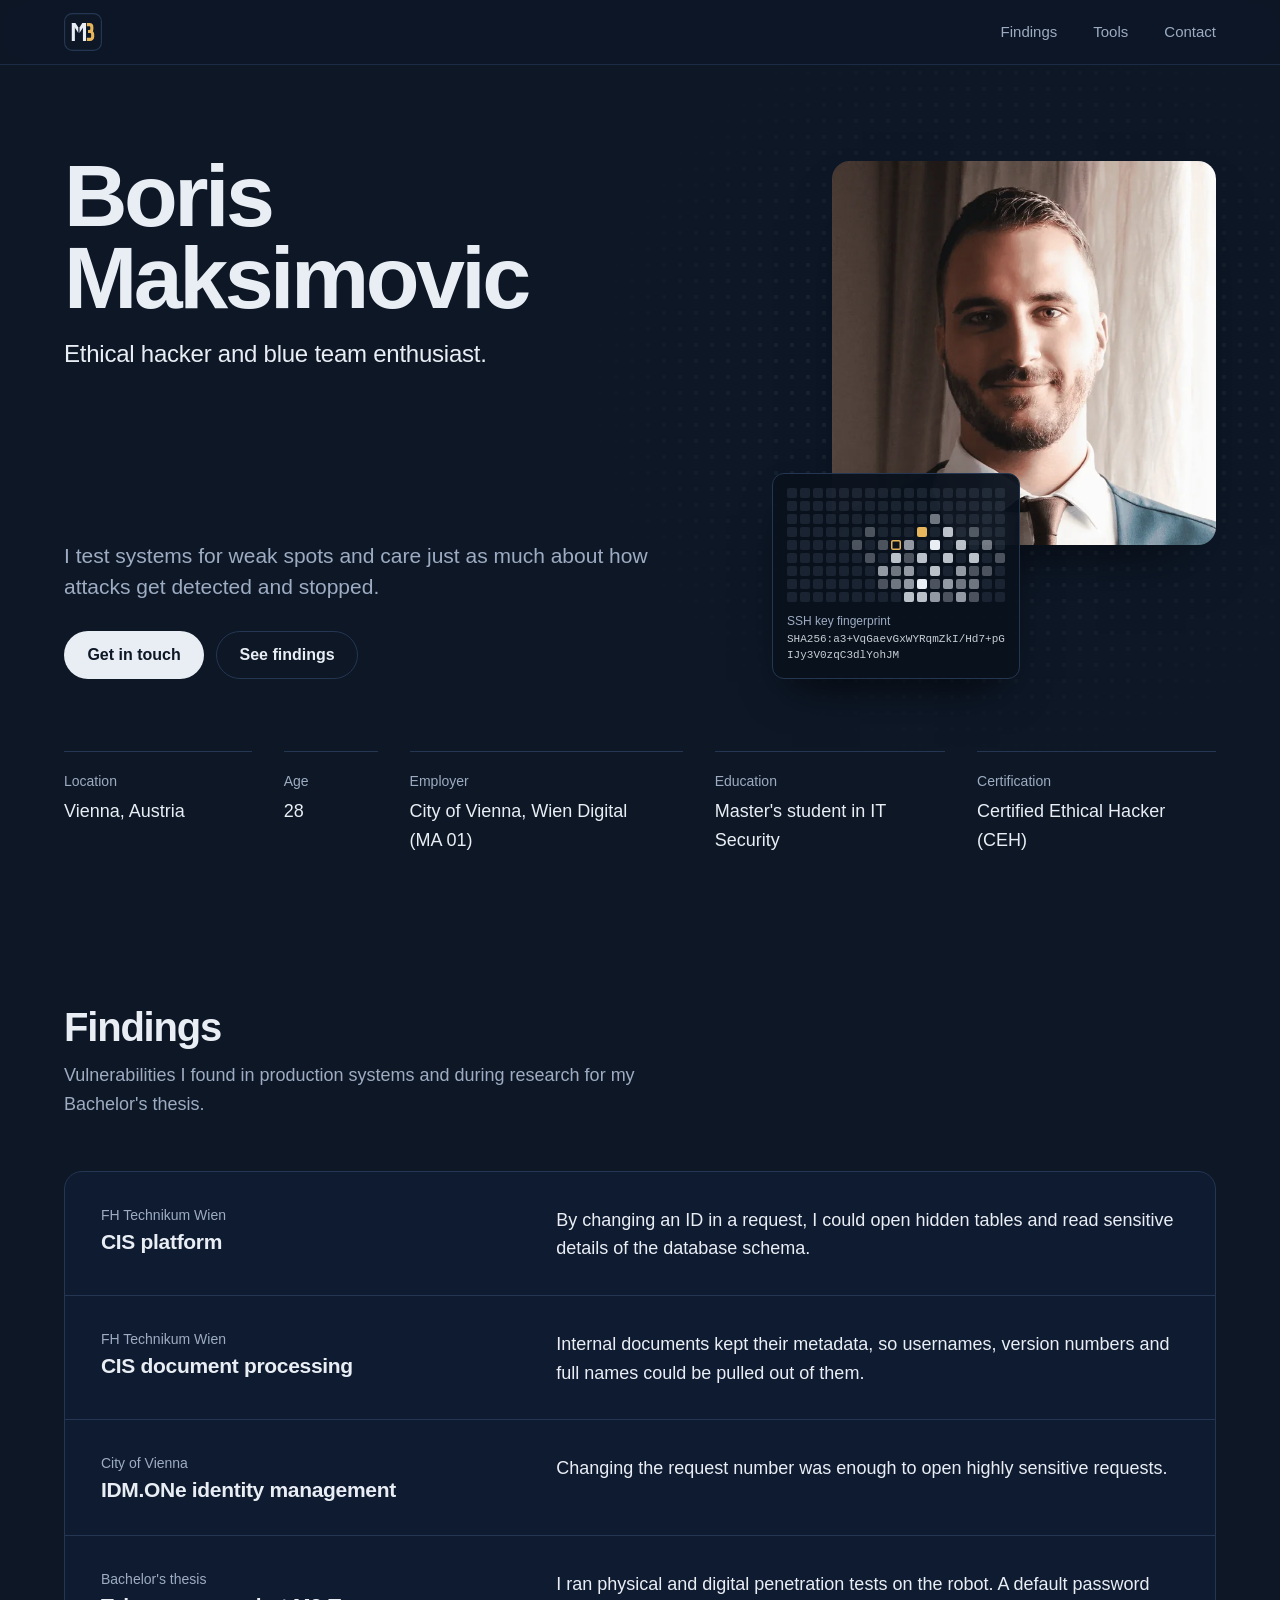
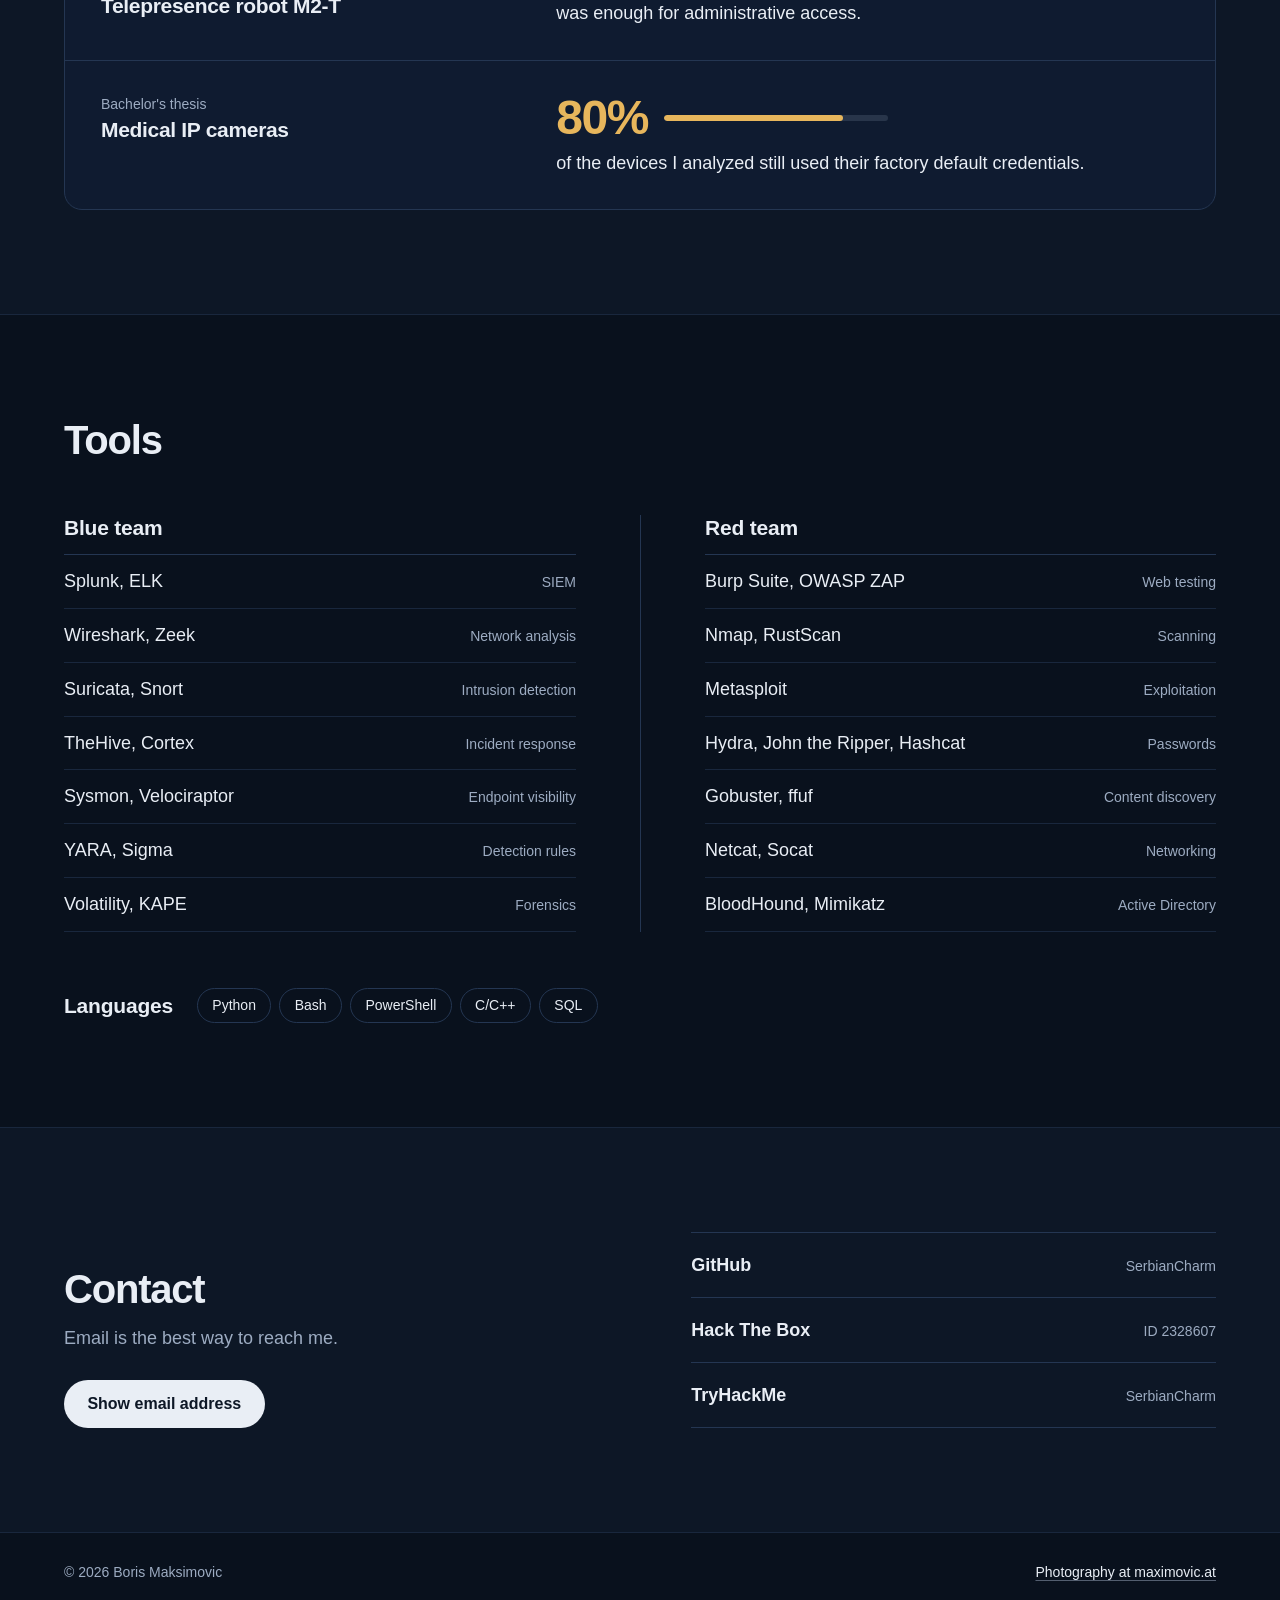
<file: index.html>
<!DOCTYPE html>
<html lang="en">
<head>
  <meta charset="utf-8">
  <meta name="viewport" content="width=device-width, initial-scale=1, viewport-fit=cover">
  <meta name="referrer" content="no-referrer">

  <title>Boris Maksimovic</title>
  <meta name="description" content="Boris Maksimovic is an ethical hacker and blue team enthusiast from Vienna, Certified Ethical Hacker (CEH) and Master's student in IT Security.">
  <meta name="theme-color" content="#0d1726">
  <meta name="color-scheme" content="dark">
  <link rel="canonical" href="https://www.maksimovic.at/">
  <link rel="icon" href="favicon.ico" sizes="32x32">
  <link rel="icon" href="favicon.svg" type="image/svg+xml">
  <link rel="apple-touch-icon" href="apple-touch-icon.png">

  <meta property="og:type" content="website">
  <meta property="og:url" content="https://www.maksimovic.at/">
  <meta property="og:title" content="Boris Maksimovic">
  <meta property="og:description" content="Ethical hacker and blue team enthusiast from Vienna.">
  <meta property="og:image" content="https://www.maksimovic.at/Boris.webp">
  <meta property="og:image:alt" content="Portrait of Boris Maksimovic">
  <meta name="twitter:card" content="summary">

  <script type="application/ld+json">
  {
    "@context": "https://schema.org",
    "@type": "Person",
    "name": "Boris Maksimovic",
    "url": "https://www.maksimovic.at/",
    "image": "https://www.maksimovic.at/Boris.webp",
    "description": "Ethical hacker and blue team enthusiast from Vienna.",
    "address": { "@type": "PostalAddress", "addressLocality": "Vienna", "addressCountry": "AT" },
    "worksFor": { "@type": "GovernmentOrganization", "name": "City of Vienna, Wien Digital (MA 01)" },
    "hasCredential": { "@type": "EducationalOccupationalCredential", "name": "Certified Ethical Hacker (CEH)" },
    "sameAs": [
      "https://github.com/SerbianCharm",
      "https://app.hackthebox.com/public/users/2328607",
      "https://tryhackme.com/p/SerbianCharm"
    ]
  }
  </script>

  <style>
    :root {
      /* Layout: identity first (name, portrait with a drawn key fingerprint, key facts),
         then findings, tools and contact, left-aligned on one 72rem column. */
      --night: #0d1726;   /* page */
      --abyss: #09111d;   /* recessed bands */
      --slate: #13213a;   /* raised surfaces */
      --line:  #243652;   /* rules and borders */
      --paper: #e9eef5;   /* text */
      --mist:  #9dacc2;   /* secondary text */
      --brass: #e7b65c;   /* signal, used sparingly */

      --font-display: -apple-system, BlinkMacSystemFont, "Segoe UI Variable Display", "Segoe UI", Roboto, "Noto Sans", "Helvetica Neue", Arial, sans-serif;
      --font-body: -apple-system, BlinkMacSystemFont, "Segoe UI Variable Text", "Segoe UI", Roboto, "Noto Sans", "Helvetica Neue", Arial, sans-serif;
      --font-mono: ui-monospace, "SF Mono", SFMono-Regular, Menlo, Consolas, "Roboto Mono", "Liberation Mono", monospace;

      --step--1: 0.875rem;
      --step-0: 1rem;
      --step-1: 1.125rem;
      --step-2: 1.3125rem;
      --step-3: clamp(1.25rem, 1.05rem + 0.8vw, 1.5rem);
      --step-4: clamp(1.875rem, 1.45rem + 1.9vw, 2.5rem);
      --step-5: 3rem;
      --step-6: clamp(3rem, 0.9rem + 6.4vw, 5.5rem);

      --gutter: clamp(1rem, 4vw, 2.5rem);
      --max: 72rem;
      --header-h: 4rem;
      --radius-lg: 18px;
      --radius-md: 12px;
    }

    /* Base ---------------------------------------------------------------- */
    *, *::before, *::after { box-sizing: border-box; }

    html {
      color-scheme: dark;
      background: var(--night);
      -webkit-text-size-adjust: 100%;
      text-size-adjust: 100%;
      scroll-behavior: smooth;
      scroll-padding-top: calc(var(--header-h) + env(safe-area-inset-top) + 1rem);
    }

    body {
      margin: 0;
      min-width: 320px;
      background: var(--night);
      color: var(--paper);
      font-family: var(--font-body);
      font-size: var(--step-0);
      line-height: 1.6;
      -webkit-font-smoothing: antialiased;
      -moz-osx-font-smoothing: grayscale;
      -webkit-tap-highlight-color: transparent;
    }

    @media (min-width: 900px) {
      body { font-size: var(--step-1); }
    }

    h1, h2, h3, p, dl, dd, figure { margin: 0; }
    ul { margin: 0; padding: 0; list-style: none; }
    img { display: block; max-width: 100%; height: auto; }
    a { color: inherit; text-underline-offset: 0.2em; text-decoration-thickness: 1px; }
    button { font: inherit; }
    :focus-visible { outline: 2px solid var(--brass); outline-offset: 3px; }
    ::selection { background: rgb(231 182 92 / 0.35); color: var(--paper); }

    .sr-only {
      position: absolute;
      width: 1px;
      height: 1px;
      margin: -1px;
      padding: 0;
      overflow: hidden;
      clip: rect(0 0 0 0);
      white-space: nowrap;
      border: 0;
    }

    .wrap {
      width: 100%;
      max-width: calc(var(--max) + 2 * var(--gutter));
      margin-inline: auto;
      padding-left: max(var(--gutter), env(safe-area-inset-left));
      padding-right: max(var(--gutter), env(safe-area-inset-right));
    }

    .skip {
      position: absolute;
      z-index: 100;
      top: 0;
      left: 1rem;
      padding: 0.6rem 1rem;
      border-radius: 999px;
      background: var(--paper);
      color: var(--night);
      font-weight: 600;
      text-decoration: none;
      transform: translateY(-150%);
    }
    .skip:focus { transform: translateY(calc(env(safe-area-inset-top) + 0.75rem)); }

    /* Header -------------------------------------------------------------- */
    .site-header {
      position: sticky;
      top: 0;
      z-index: 50;
      padding-top: env(safe-area-inset-top);
      background: rgb(13 23 38 / 0.86);
      -webkit-backdrop-filter: blur(14px) saturate(140%);
      backdrop-filter: blur(14px) saturate(140%);
      border-bottom: 1px solid rgb(36 54 82 / 0.7);
    }

    .header-row {
      display: flex;
      align-items: center;
      justify-content: space-between;
      gap: 1rem;
      height: var(--header-h);
    }

    .mark {
      display: block;
      flex: none;
      width: 2.375rem;
      height: 2.375rem;
      border-radius: 9px;
    }
    .mark svg { display: block; width: 100%; height: 100%; }

    .nav { display: flex; gap: clamp(1.1rem, 3.5vw, 2.25rem); }

    .nav a {
      position: relative;
      display: inline-flex;
      align-items: center;
      min-height: 44px;
      color: var(--mist);
      font-size: 0.9375rem;
      font-weight: 500;
      text-decoration: none;
      transition: color 0.15s ease;
    }
    .nav a::after {
      content: "";
      position: absolute;
      left: 0;
      right: 0;
      bottom: 7px;
      height: 2px;
      border-radius: 1px;
      background: var(--brass);
      transform: scaleX(0);
      transform-origin: left;
      transition: transform 0.25s ease;
    }
    .nav a:hover,
    .nav a[aria-current="true"] { color: var(--paper); }
    .nav a[aria-current="true"]::after { transform: scaleX(1); }

    /* Hero ---------------------------------------------------------------- */
    .hero {
      position: relative;
      isolation: isolate;
      padding-block: clamp(2.5rem, 7vw, 6rem) clamp(1.5rem, 4vw, 3rem);
    }

    /* Perforated square lattice behind the portrait. */
    .hero::before {
      content: "";
      position: absolute;
      inset: 0;
      z-index: -1;
      pointer-events: none;
      background-image: url("data:image/svg+xml,%3Csvg xmlns='http://www.w3.org/2000/svg' width='16' height='16'%3E%3Crect x='6' y='6' width='4' height='4' rx='1' fill='%23e9eef5' fill-opacity='.07'/%3E%3C/svg%3E");
      -webkit-mask-image: radial-gradient(ellipse 80% 30% at 62% 38%, #000 25%, transparent 80%);
      mask-image: radial-gradient(ellipse 80% 30% at 62% 38%, #000 25%, transparent 80%);
    }

    .hero-grid {
      display: grid;
      grid-template-columns: minmax(0, 1fr);
      grid-template-areas: "title" "portrait" "intro" "facts";
      row-gap: 2.25rem;
    }

    .hero-title { grid-area: title; }
    .portrait { grid-area: portrait; }
    .hero-intro { grid-area: intro; }
    .facts { grid-area: facts; }

    .name {
      font-family: var(--font-display);
      font-size: var(--step-6);
      font-weight: 700;
      line-height: 0.94;
      letter-spacing: -0.04em;
    }
    .name span { display: block; }

    .role {
      margin-top: 1.1rem;
      font-size: var(--step-3);
      font-weight: 500;
      line-height: 1.3;
      letter-spacing: -0.01em;
      text-wrap: balance;
    }

    .intro {
      max-width: 30em;
      color: var(--mist);
      text-wrap: pretty;
    }

    .actions {
      display: flex;
      flex-wrap: wrap;
      gap: 0.75rem;
      margin-top: 1.75rem;
    }

    .btn {
      display: inline-flex;
      align-items: center;
      justify-content: center;
      min-height: 3rem;
      padding: 0 1.4rem;
      border: 1px solid transparent;
      border-radius: 999px;
      font-size: 1rem;
      font-weight: 600;
      line-height: 1;
      text-decoration: none;
      cursor: pointer;
      transition: background-color 0.15s ease, border-color 0.15s ease;
    }
    .btn-primary { background: var(--paper); color: var(--night); }
    .btn-primary:hover { background: #ffffff; }
    .btn-ghost { background: transparent; border-color: var(--line); color: var(--paper); }
    .btn-ghost:hover { border-color: var(--mist); }
    .btn-small { min-height: 2.5rem; padding: 0 1rem; font-size: 0.9375rem; }

    .facts { border-top: 1px solid var(--line); }
    .facts > div {
      display: grid;
      grid-template-columns: 7.5rem minmax(0, 1fr);
      gap: 1rem;
      padding-block: 0.8rem;
      border-bottom: 1px solid var(--line);
    }
    .facts dt { padding-top: 0.12em; color: var(--mist); font-size: var(--step--1); }
    .facts dd { font-weight: 500; }

    /* Portrait and fingerprint plate: the plate overlaps only the lower edge of the photo. */
    .portrait { display: flex; flex-direction: column; }

    .portrait img {
      width: 86%;
      aspect-ratio: 1;
      object-fit: cover;
      object-position: 50% 40%;
      border-radius: var(--radius-lg);
      background: var(--slate);
      box-shadow: 0 30px 60px -30px rgb(0 0 0 / 0.65);
    }

    .plate {
      --cell: 8px;
      --gap: 3px;
      position: relative;
      align-self: flex-end;
      margin-top: -3.5rem;
      padding: 0.875rem;
      border: 1px solid var(--line);
      border-radius: var(--radius-md);
      background: rgb(9 17 29 / 0.95);
      box-shadow: 0 22px 44px -20px rgb(0 0 0 / 0.8);
    }

    .fp-grid {
      display: grid;
      grid-template-columns: repeat(17, var(--cell));
      grid-auto-rows: var(--cell);
      gap: var(--gap);
    }
    .fp-grid > span {
      border-radius: 2px;
      background: rgb(157 172 194 / 0.12);
      transition: background-color 0.35s ease, box-shadow 0.35s ease;
    }
    .fp-grid > [data-l="1"] { background: rgb(233 238 245 / 0.3); }
    .fp-grid > [data-l="2"] { background: rgb(233 238 245 / 0.46); }
    .fp-grid > [data-l="3"] { background: rgb(233 238 245 / 0.62); }
    .fp-grid > [data-l="4"] { background: rgb(233 238 245 / 0.8); }
    .fp-grid > [data-l="5"] { background: var(--paper); }
    .fp-grid > .is-head {
      background: var(--brass);
      box-shadow: 0 0 10px 1px rgb(231 182 92 / 0.55);
      transition: none;
    }
    .fp-grid > .is-start { background: transparent; box-shadow: inset 0 0 0 1.5px var(--brass); }
    .fp-grid > .is-end { background: var(--brass); }

    .fp-caption {
      display: grid;
      gap: 0.15rem;
      max-width: calc(17 * var(--cell) + 16 * var(--gap));
      margin-top: 0.75rem;
    }
    .fp-label { color: var(--mist); font-size: 0.75rem; line-height: 1.3; }
    .fp-hash {
      color: rgb(233 238 245 / 0.85);
      font: 500 0.6875rem/1.45 var(--font-mono);
      overflow-wrap: anywhere;
    }

    @media (min-width: 720px) {
      /* Name and photo share a top edge, buttons and plate share a bottom edge,
         the key facts run as one data row underneath. */
      .hero-grid {
        grid-template-columns: minmax(0, 1fr) clamp(16rem, 34vw, 24rem);
        grid-template-rows: auto 1fr auto auto;
        grid-template-areas: "title portrait" ". portrait" "intro portrait" "facts facts";
        column-gap: clamp(3.5rem, 8vw, 7rem);
        row-gap: 0;
      }
      .hero-intro { padding-top: 1.75rem; }
      .hero::before {
        -webkit-mask-image: radial-gradient(ellipse 42% 60% at 78% 38%, #000 25%, transparent 80%);
        mask-image: radial-gradient(ellipse 42% 60% at 78% 38%, #000 25%, transparent 80%);
      }
      .portrait { margin-top: 0.4rem; }
      .portrait img { width: 100%; }
      .plate { --cell: 9px; align-self: flex-start; margin: -4rem 0 0 -2.75rem; }

      .facts {
        display: grid;
        grid-template-columns: repeat(3, minmax(0, 1fr));
        gap: 1.5rem 2rem;
        margin-top: clamp(3rem, 6vw, 4.5rem);
        border-top: 0;
      }
      .facts > div {
        display: grid;
        grid-template-columns: none;
        align-content: start;
        gap: 0.3rem;
        padding: 1rem 0 0;
        border-top: 1px solid var(--line);
        border-bottom: 0;
      }
    }

    @media (min-width: 1024px) {
      .facts { grid-template-columns: 1.1fr 0.55fr 1.6fr 1.35fr 1.4fr; }
      .intro { font-size: var(--step-2); line-height: 1.5; }
    }

    @media (min-width: 1100px) {
      .plate { --cell: 10px; margin: -4.5rem 0 0 -3.75rem; }
    }

    /* Sections ------------------------------------------------------------ */
    .section { padding-block: clamp(4rem, 9vw, 6.5rem); }
    .section-alt {
      background: var(--abyss);
      border-block: 1px solid rgb(36 54 82 / 0.6);
    }

    .section-head {
      display: grid;
      gap: 0.75rem;
      max-width: 40rem;
      margin-bottom: clamp(2rem, 5vw, 3.25rem);
    }
    .section-head h2,
    .contact h2 {
      font-family: var(--font-display);
      font-size: var(--step-4);
      font-weight: 700;
      line-height: 1.08;
      letter-spacing: -0.03em;
      text-wrap: balance;
    }
    .section-head p { color: var(--mist); text-wrap: pretty; }

    /* Findings register */
    .register {
      overflow: hidden;
      border: 1px solid var(--line);
      border-radius: var(--radius-lg);
      background: rgb(19 33 58 / 0.5);
    }

    .finding {
      display: grid;
      gap: 0.6rem 2.5rem;
      padding: clamp(1.25rem, 3vw, 2rem) clamp(1.25rem, 3.5vw, 2.25rem);
    }
    .finding + .finding { border-top: 1px solid var(--line); }

    .finding-org { color: var(--mist); font-size: var(--step--1); }
    .finding h3 {
      margin-top: 0.15rem;
      font-family: var(--font-display);
      font-size: var(--step-2);
      font-weight: 600;
      line-height: 1.25;
      letter-spacing: -0.015em;
    }
    .finding-text { max-width: 36em; text-wrap: pretty; }

    .stat {
      display: flex;
      align-items: center;
      gap: 1rem;
      margin-bottom: 0.4rem;
    }
    .stat-num {
      color: var(--brass);
      font-family: var(--font-display);
      font-size: var(--step-5);
      font-weight: 700;
      line-height: 1;
      letter-spacing: -0.03em;
      font-variant-numeric: tabular-nums;
    }
    .stat-bar {
      flex: 1;
      max-width: 14rem;
      height: 6px;
      overflow: hidden;
      border-radius: 3px;
      background: rgb(157 172 194 / 0.18);
    }
    .stat-bar > span {
      display: block;
      width: 80%;
      height: 100%;
      border-radius: inherit;
      background: var(--brass);
    }

    @media (min-width: 760px) {
      .finding { grid-template-columns: minmax(13rem, 2fr) 3fr; }
      .finding-body { padding-top: 0.1rem; }
    }

    /* Tools */
    .teams { display: grid; gap: 3rem; }

    .team h3,
    .langs h3 {
      font-family: var(--font-display);
      font-size: var(--step-2);
      font-weight: 600;
      line-height: 1.2;
      letter-spacing: -0.01em;
    }
    .team h3 { padding-bottom: 0.9rem; border-bottom: 1px solid var(--line); }

    .toollist > div {
      display: flex;
      align-items: baseline;
      justify-content: space-between;
      gap: 1rem;
      padding-block: 0.75rem;
      border-bottom: 1px solid rgb(36 54 82 / 0.6);
    }
    .toollist dt { font-weight: 500; }
    .toollist dd { color: var(--mist); font-size: var(--step--1); text-align: right; }

    .langs {
      display: flex;
      flex-wrap: wrap;
      align-items: center;
      gap: 0.9rem 1.5rem;
      margin-top: clamp(2.5rem, 5vw, 3.5rem);
    }
    .langs ul { display: flex; flex-wrap: wrap; gap: 0.5rem; }
    .langs li {
      padding: 0.35rem 0.9rem;
      border: 1px solid var(--line);
      border-radius: 999px;
      font-size: var(--step--1);
      font-weight: 500;
    }

    @media (min-width: 760px) {
      .teams { grid-template-columns: 1fr 1fr; gap: 0; }
      .team:first-child { padding-right: clamp(2rem, 5vw, 4rem); }
      .team + .team { padding-left: clamp(2rem, 5vw, 4rem); border-left: 1px solid var(--line); }
    }

    /* Contact */
    .contact-grid { display: grid; gap: 3rem; }
    .contact-lead { margin-top: 0.75rem; color: var(--mist); }

    .email {
      display: grid;
      justify-items: start;
      gap: 0.75rem;
      margin-top: 1.75rem;
    }
    .email-out {
      display: flex;
      flex-wrap: wrap;
      align-items: center;
      gap: 0.75rem 1rem;
    }
    .email-out[hidden] { display: none; }
    .email-out a {
      font-size: var(--step-2);
      font-weight: 600;
      text-decoration: underline;
      text-decoration-color: var(--brass);
      text-decoration-thickness: 2px;
      text-underline-offset: 0.25em;
      overflow-wrap: anywhere;
    }
    .email-hint { color: var(--mist); font-size: var(--step--1); }

    .platforms { border-top: 1px solid var(--line); }
    .platforms a {
      display: flex;
      align-items: baseline;
      justify-content: space-between;
      gap: 1rem;
      padding-block: 1.1rem;
      border-bottom: 1px solid var(--line);
      text-decoration: none;
    }
    .platform { font-weight: 600; }
    .handle { color: var(--mist); font-size: var(--step--1); }
    .platforms a:hover .platform {
      text-decoration: underline;
      text-decoration-color: var(--brass);
      text-decoration-thickness: 2px;
    }

    @media (min-width: 760px) {
      .contact-grid {
        grid-template-columns: 1fr 1fr;
        gap: clamp(3rem, 8vw, 7rem);
        align-items: end;
      }
    }

    /* Footer */
    .site-footer {
      border-top: 1px solid rgb(36 54 82 / 0.6);
      background: var(--abyss);
      color: var(--mist);
      font-size: var(--step--1);
    }
    .footer-row {
      display: flex;
      flex-wrap: wrap;
      justify-content: space-between;
      gap: 0.5rem 2rem;
      padding-block: 1.75rem calc(1.75rem + env(safe-area-inset-bottom));
    }
    .site-footer a { color: var(--paper); text-decoration-color: rgb(157 172 194 / 0.5); }
    .site-footer a:hover { text-decoration-color: var(--brass); }

    /* Preferences --------------------------------------------------------- */
    @media (prefers-reduced-motion: reduce) {
      html { scroll-behavior: auto; }
      *, *::before, *::after { transition-duration: 0.01ms !important; }
    }

    @media print {
      .site-header, .skip, .hero::before, .plate, .actions, .email { display: none !important; }
      *, *::before, *::after { background: transparent !important; color: #000 !important; box-shadow: none !important; }
      .section { padding-block: 1.5rem; }
      .platforms a::after { content: " " attr(href); font-size: 0.75rem; }
    }
  </style>
</head>
<body>
  <a class="skip" href="#main">Skip to content</a>

  <header class="site-header">
    <div class="wrap header-row">
      <a class="mark" href="#top" aria-label="Boris Maksimovic, back to top">
        <svg viewBox="0 0 32 32" aria-hidden="true" focusable="false"><rect width="32" height="32" rx="7" fill="#0d1726"/><rect x=".5" y=".5" width="31" height="31" rx="6.5" fill="none" stroke="#243652"/><g transform="translate(6.55 8.5) scale(1)"><path d="M12.7,0H14.8A3.4,3.4 0 0 1 18.2,3.4V4.95A3.4,3.4 0 0 1 14.8,8.35H13.8V5.75H14.8A0.8,0.8 0 0 0 15.6,4.95V3.4A0.8,0.8 0 0 0 14.8,2.6H12.7Z" fill="#e7b65c"/><path d="M13.8,5.75H15.3A3.6,3.6 0 0 1 18.9,9.35V11.4A3.6,3.6 0 0 1 15.3,15H12.7V12.4H15.3A1,1 0 0 0 16.3,11.4V9.35A1,1 0 0 0 15.3,8.35H13.8Z" fill="#e7b65c"/><path d="M0,0H2.6V15H0Z M9.4,0H12V15H9.4Z" fill="#e9eef5"/><path d="M0,0 L3.104,0 L5.5,3.674 L5.5,8.433Z" fill="#e9eef5"/><path d="M12,0 L8.896,0 L6.5,3.674 L6.5,8.433Z" fill="#e9eef5"/></g></svg>
      </a>
      <nav aria-label="Sections">
        <ul class="nav">
          <li><a href="#findings">Findings</a></li>
          <li><a href="#tools">Tools</a></li>
          <li><a href="#contact">Contact</a></li>
        </ul>
      </nav>
    </div>
  </header>

  <main id="main">
    <section class="hero" id="top" aria-labelledby="name">
      <div class="wrap hero-grid">
        <div class="hero-title">
          <h1 class="name" id="name"><span>Boris</span> <span>Maksimovic</span></h1>
          <p class="role">Ethical hacker and blue team enthusiast.</p>
        </div>

        <div class="portrait">
          <img src="Boris.webp" alt="Boris Maksimovic" width="640" height="642" fetchpriority="high" decoding="async">
          <!-- To show the randomart of your own SSH key, paste its fingerprint into data-ssh-key,
               e.g. data-ssh-key="SHA256:..." (from: ssh-keygen -lf ~/.ssh/id_ed25519.pub). -->
          <div class="plate" id="fingerprint" data-ssh-key="SHA256:a3+VqGaevGxWYRqmZkI/Hd7+pGIJy3V0zqC3dlYohJM" data-seed="Boris Maksimovic, Vienna" aria-hidden="true" hidden>
            <div class="fp-grid"></div>
            <p class="fp-caption"><span class="fp-label">Fingerprint</span><span class="fp-hash"></span></p>
          </div>
        </div>

        <div class="hero-intro">
          <p class="intro">I test systems for weak spots and care just as much about how attacks get detected and stopped.</p>
          <div class="actions">
            <a class="btn btn-primary" href="#contact">Get in touch</a>
            <a class="btn btn-ghost" href="#findings">See findings</a>
          </div>
        </div>

        <dl class="facts">
          <div><dt>Location</dt><dd>Vienna, Austria</dd></div>
          <div><dt>Age</dt><dd id="age">28</dd></div>
          <div><dt>Employer</dt><dd>City of Vienna, Wien Digital (MA&nbsp;01)</dd></div>
          <div><dt>Education</dt><dd>Master's student in IT Security</dd></div>
          <div><dt>Certification</dt><dd>Certified Ethical Hacker (CEH)</dd></div>
        </dl>
      </div>
    </section>

    <section class="section" id="findings" aria-labelledby="findings-title">
      <div class="wrap">
        <div class="section-head">
          <h2 id="findings-title">Findings</h2>
          <p>Vulnerabilities I found in production systems and during research for my Bachelor's thesis.</p>
        </div>

        <ul class="register">
          <li class="finding">
            <div>
              <p class="finding-org">FH Technikum Wien</p>
              <h3>CIS platform</h3>
            </div>
            <div class="finding-body">
              <p class="finding-text">By changing an ID in a request, I could open hidden tables and read sensitive details of the database schema.</p>
            </div>
          </li>
          <li class="finding">
            <div>
              <p class="finding-org">FH Technikum Wien</p>
              <h3>CIS document processing</h3>
            </div>
            <div class="finding-body">
              <p class="finding-text">Internal documents kept their metadata, so usernames, version numbers and full names could be pulled out of them.</p>
            </div>
          </li>
          <li class="finding">
            <div>
              <p class="finding-org">City of Vienna</p>
              <h3>IDM.ONe identity management</h3>
            </div>
            <div class="finding-body">
              <p class="finding-text">Changing the request number was enough to open highly sensitive requests.</p>
            </div>
          </li>
          <li class="finding">
            <div>
              <p class="finding-org">Bachelor's thesis</p>
              <h3>Telepresence robot M2-T</h3>
            </div>
            <div class="finding-body">
              <p class="finding-text">I ran physical and digital penetration tests on the robot. A default password was enough for administrative access.</p>
            </div>
          </li>
          <li class="finding">
            <div>
              <p class="finding-org">Bachelor's thesis</p>
              <h3>Medical IP cameras</h3>
            </div>
            <div class="finding-body">
              <p class="stat"><span class="stat-num">80%</span><span class="stat-bar" aria-hidden="true"><span></span></span></p>
              <p class="finding-text">of the devices I analyzed still used their factory default credentials.</p>
            </div>
          </li>
        </ul>
      </div>
    </section>

    <section class="section section-alt" id="tools" aria-labelledby="tools-title">
      <div class="wrap">
        <div class="section-head">
          <h2 id="tools-title">Tools</h2>
        </div>

        <div class="teams">
          <div class="team">
            <h3>Blue team</h3>
            <dl class="toollist">
              <div><dt>Splunk, ELK</dt><dd>SIEM</dd></div>
              <div><dt>Wireshark, Zeek</dt><dd>Network analysis</dd></div>
              <div><dt>Suricata, Snort</dt><dd>Intrusion detection</dd></div>
              <div><dt>TheHive, Cortex</dt><dd>Incident response</dd></div>
              <div><dt>Sysmon, Velociraptor</dt><dd>Endpoint visibility</dd></div>
              <div><dt>YARA, Sigma</dt><dd>Detection rules</dd></div>
              <div><dt>Volatility, KAPE</dt><dd>Forensics</dd></div>
            </dl>
          </div>
          <div class="team">
            <h3>Red team</h3>
            <dl class="toollist">
              <div><dt>Burp Suite, OWASP ZAP</dt><dd>Web testing</dd></div>
              <div><dt>Nmap, RustScan</dt><dd>Scanning</dd></div>
              <div><dt>Metasploit</dt><dd>Exploitation</dd></div>
              <div><dt>Hydra, John the Ripper, Hashcat</dt><dd>Passwords</dd></div>
              <div><dt>Gobuster, ffuf</dt><dd>Content discovery</dd></div>
              <div><dt>Netcat, Socat</dt><dd>Networking</dd></div>
              <div><dt>BloodHound, Mimikatz</dt><dd>Active Directory</dd></div>
            </dl>
          </div>
        </div>

        <div class="langs">
          <h3>Languages</h3>
          <ul>
            <li>Python</li>
            <li>Bash</li>
            <li>PowerShell</li>
            <li>C/C++</li>
            <li>SQL</li>
          </ul>
        </div>
      </div>
    </section>

    <section class="section contact" id="contact" aria-labelledby="contact-title">
      <div class="wrap contact-grid">
        <div>
          <h2 id="contact-title">Contact</h2>
          <p class="contact-lead">Email is the best way to reach me.</p>
          <div class="email">
            <button class="btn btn-primary" id="email-reveal" type="button">Show email address</button>
            <div class="email-out" id="email-out" hidden>
              <a id="email-link" href="#contact"></a>
              <button class="btn btn-ghost btn-small" id="email-copy" type="button">Copy</button>
            </div>
            <p class="sr-only" id="email-status" role="status"></p>
            <noscript><p class="email-hint">Turn on JavaScript to see the address, or reach me on GitHub.</p></noscript>
          </div>
        </div>

        <ul class="platforms" aria-label="Profiles">
          <li><a href="https://github.com/SerbianCharm" target="_blank" rel="noopener noreferrer"><span class="platform">GitHub</span><span class="handle">SerbianCharm</span><span class="sr-only"> (opens in a new tab)</span></a></li>
          <li><a href="https://app.hackthebox.com/public/users/2328607" target="_blank" rel="noopener noreferrer"><span class="platform">Hack The Box</span><span class="handle">ID 2328607</span><span class="sr-only"> (opens in a new tab)</span></a></li>
          <li><a href="https://tryhackme.com/p/SerbianCharm" target="_blank" rel="noopener noreferrer"><span class="platform">TryHackMe</span><span class="handle">SerbianCharm</span><span class="sr-only"> (opens in a new tab)</span></a></li>
        </ul>
      </div>
    </section>
  </main>

  <footer class="site-footer">
    <div class="wrap footer-row">
      <p>&copy; <span id="year">2026</span> Boris Maksimovic</p>
      <p><a href="https://maximovic.at" rel="noopener noreferrer">Photography at maximovic.at</a></p>
    </div>
  </footer>

  <script type="module">
    // Progressive enhancement only: the page reads completely without this script.
    const $ = (selector, root = document) => root.querySelector(selector);
    const reduceMotion = window.matchMedia('(prefers-reduced-motion: reduce)').matches;
    const now = new Date();

    /* Age and year. Only birth year and month are stored, so the full
       birth date never appears in the public source. */
    const BORN = { year: 1998, month: 3 };
    const ageEl = $('#age');
    if (ageEl) ageEl.textContent = String(now.getFullYear() - BORN.year - (now.getMonth() + 1 < BORN.month ? 1 : 0));
    const yearEl = $('#year');
    if (yearEl) yearEl.textContent = String(now.getFullYear());

    /* Email. The whole link is stored XOR-encoded and decoded only after a real click,
       so neither the address nor a mail link appears in the source crawlers read. */
    const MAIL = [49, 58, 59, 37, 52, 16, 76, 15, 11, 17, 115, 98, 72, 106, 95, 94, 95, 66, 79, 182, 166, 166, 165, 211, 149, 135];
    const decodeMail = () => String.fromCharCode(...MAIL.map((b, i) => b ^ 0x5c ^ ((i * 7) & 0xff)));

    const revealBtn = $('#email-reveal');
    const emailOut = $('#email-out');
    const emailLink = $('#email-link');
    const copyBtn = $('#email-copy');
    const emailStatus = $('#email-status');
    let copyTimer;

    revealBtn?.addEventListener('click', (event) => {
      if (!event.isTrusted) return;
      const href = decodeMail();
      emailLink.href = href;
      emailLink.textContent = href.slice(href.indexOf(':') + 1);
      emailOut.hidden = false;
      revealBtn.hidden = true;
      emailLink.focus();
    });

    copyBtn?.addEventListener('click', async () => {
      window.clearTimeout(copyTimer);
      try {
        await navigator.clipboard.writeText(emailLink.textContent);
        copyBtn.textContent = 'Copied';
        emailStatus.textContent = 'Email address copied.';
      } catch {
        const range = document.createRange();
        range.selectNodeContents(emailLink);
        const selection = window.getSelection();
        selection.removeAllRanges();
        selection.addRange(range);
        copyBtn.textContent = 'Selected';
        emailStatus.textContent = 'Address selected. Press Ctrl+C or Command+C to copy it.';
      }
      copyTimer = window.setTimeout(() => { copyBtn.textContent = 'Copy'; }, 2200);
    });

    /* Fingerprint. The OpenSSH "drunken bishop" walk (sshkey.c, fingerprint_randomart)
       over a SHA-256 digest, drawn on its 17 x 9 field. Configured in the HTML:
       data-ssh-key takes a real key fingerprint, otherwise data-seed is hashed. */
    const FIELD_W = 17;
    const FIELD_H = 9;

    async function fingerprintBytes(plate) {
      const key = (plate.dataset.sshKey || '').trim();
      const match = /^SHA256:([A-Za-z0-9+/]{43})=?$/.exec(key);
      if (match) return { bytes: Uint8Array.from(atob(`${match[1]}=`), (c) => c.charCodeAt(0)), fromKey: true };
      if (key) console.warn('data-ssh-key must look like SHA256: followed by 43 characters; using data-seed instead.');
      const data = new TextEncoder().encode(plate.dataset.seed || 'Boris Maksimovic');
      return { bytes: new Uint8Array(await crypto.subtle.digest('SHA-256', data)), fromKey: false };
    }

    function bishopWalk(bytes) {
      let x = FIELD_W >> 1;
      let y = FIELD_H >> 1;
      const path = [];
      for (let value of bytes) {
        for (let i = 0; i < 4; i += 1) {
          x = Math.min(Math.max(x + (value & 1 ? 1 : -1), 0), FIELD_W - 1);
          y = Math.min(Math.max(y + (value & 2 ? 1 : -1), 0), FIELD_H - 1);
          path.push(y * FIELD_W + x);
          value >>= 2;
        }
      }
      return path;
    }

    const shade = (visits) => (visits < 3 ? visits : visits < 5 ? 3 : visits < 8 ? 4 : 5);

    async function drawFingerprint() {
      const plate = $('#fingerprint');
      if (!plate) return;
      let bytes;
      let fromKey;
      try {
        ({ bytes, fromKey } = await fingerprintBytes(plate));
      } catch {
        return;
      }
      if (fromKey) $('.fp-label', plate).textContent = 'SSH key fingerprint';

      const grid = $('.fp-grid', plate);
      const cells = Array.from({ length: FIELD_W * FIELD_H }, () => grid.appendChild(document.createElement('span')));
      const visits = new Uint8Array(cells.length);
      const path = bishopWalk(bytes);
      const startCell = cells[(FIELD_H >> 1) * FIELD_W + (FIELD_W >> 1)];
      const endCell = cells[path[path.length - 1]];

      $('.fp-hash', plate).textContent = `SHA256:${btoa(String.fromCharCode(...bytes)).replace(/=+$/, '')}`;
      plate.hidden = false;

      const step = (i) => {
        const cell = path[i];
        visits[cell] += 1;
        cells[cell].dataset.l = String(shade(visits[cell]));
      };
      const finish = () => {
        startCell.classList.add('is-start');
        endCell.classList.add('is-end');
      };

      if (reduceMotion) {
        path.forEach((_, i) => step(i));
        finish();
        return;
      }

      const run = () => {
        const duration = 1800;
        const t0 = performance.now();
        let done = 0;
        let head = null;
        const frame = (t) => {
          const progress = Math.min((t - t0) / duration, 1);
          const target = Math.round((1 - (1 - progress) ** 3) * path.length);
          while (done < target) step(done++);
          head?.classList.remove('is-head');
          if (progress < 1) {
            head = cells[path[done - 1]] ?? null;
            head?.classList.add('is-head');
            requestAnimationFrame(frame);
          } else {
            finish();
          }
        };
        requestAnimationFrame(frame);
      };

      if (!('IntersectionObserver' in window)) {
        run();
        return;
      }
      const observer = new IntersectionObserver((entries) => {
        if (entries.some((entry) => entry.isIntersecting)) {
          observer.disconnect();
          run();
        }
      }, { threshold: 0.5 });
      observer.observe(plate);
    }

    drawFingerprint();

    /* Navigation: mark the section that is in view. */
    const navLinks = [...document.querySelectorAll('.nav a[href^="#"]')];
    if ('IntersectionObserver' in window && navLinks.length) {
      const linkById = new Map(navLinks.map((link) => [link.hash.slice(1), link]));
      const spy = new IntersectionObserver((entries) => {
        for (const entry of entries) {
          if (!entry.isIntersecting) continue;
          navLinks.forEach((link) => link.removeAttribute('aria-current'));
          linkById.get(entry.target.id)?.setAttribute('aria-current', 'true');
        }
      }, { rootMargin: '-45% 0px -50% 0px' });
      ['top', ...linkById.keys()].forEach((id) => {
        const section = document.getElementById(id);
        if (section) spy.observe(section);
      });
    }
  </script>
</body>
</html>
</file>
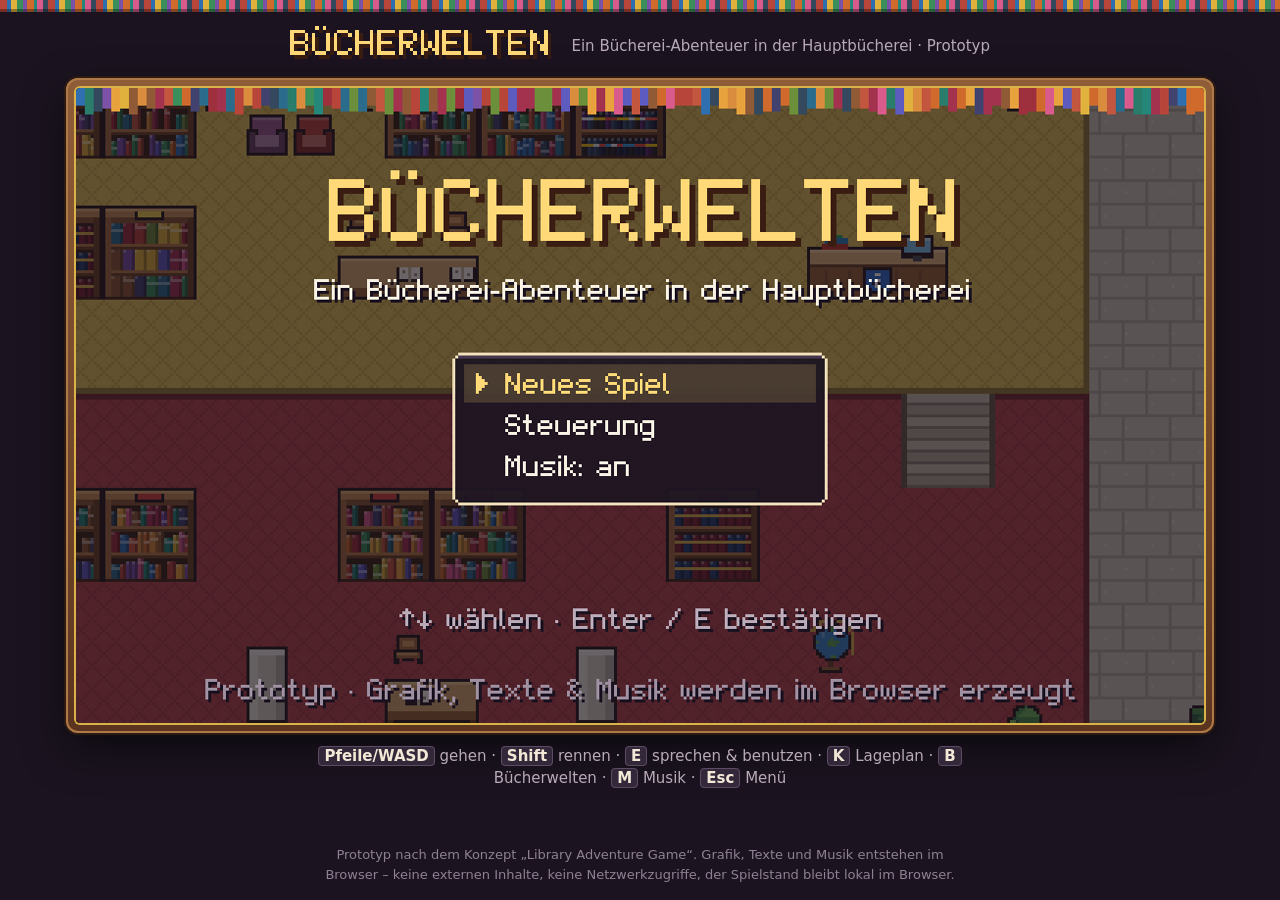
<file: buecherwelten/index.html>
<!DOCTYPE html>
<html lang="de">
<head>
<meta charset="utf-8">
<meta http-equiv="Content-Security-Policy" content="default-src 'none'; script-src 'self'; style-src 'self'; img-src data:; base-uri 'none'; form-action 'none'; object-src 'none'; require-trusted-types-for 'script'; trusted-types 'none'">
<meta name="referrer" content="no-referrer">
<meta name="viewport" content="width=device-width, initial-scale=1">
<title>Bücherwelten – Bücherei-Abenteuer</title>
<link rel="icon" href="data:image/svg+xml,%3Csvg xmlns='http://www.w3.org/2000/svg' viewBox='0 0 16 16'%3E%3Crect x='2' y='2' width='5' height='12' fill='%23b8453a'/%3E%3Crect x='7' y='3' width='3' height='11' fill='%232f6fb0'/%3E%3Crect x='10' y='1' width='4' height='13' fill='%23e0b13c'/%3E%3C/svg%3E">
<link rel="stylesheet" href="style.css">
</head>
<body>
<div class="spines" aria-hidden="true"></div>
<main class="wrap">
  <header>
    <h1 class="sr">Bücherwelten</h1>
    <canvas id="logo" width="80" height="11" aria-hidden="true"></canvas>
    <p>Ein Bücherei-Abenteuer in der Hauptbücherei · Prototyp</p>
  </header>
  <div class="frame">
    <div id="screen-wrap">
      <canvas id="screen" tabindex="0" aria-label="Spielfläche: Bücherwelten. Steuerung mit Pfeiltasten, E, B und Esc."></canvas>
    </div>
  </div>
  <div class="pad" id="pad" aria-label="Touch-Steuerung">
    <div class="dpad">
      <button type="button" class="up" data-btn="up" aria-label="hoch">▲</button>
      <button type="button" class="left" data-btn="left" aria-label="links">◀</button>
      <button type="button" class="right" data-btn="right" aria-label="rechts">▶</button>
      <button type="button" class="down" data-btn="down" aria-label="runter">▼</button>
    </div>
    <div class="mid">
      <button type="button" data-btn="map">Plan</button>
      <button type="button" data-btn="books">Bücher</button>
      <button type="button" data-btn="menu">Menü</button>
      <button type="button" data-btn="music" aria-label="Musik an oder aus">♪</button>
      <button type="button" id="fs" hidden>Vollbild</button>
    </div>
    <div class="ab">
      <button type="button" class="bb" data-btn="run tjump" aria-label="B: rennen oder springen">B</button>
      <button type="button" class="ba" data-btn="act" aria-label="A: Aktion">A</button>
    </div>
  </div>
  <p class="hint">Tipp: Handy quer halten (Ausrichtungssperre aus) – dann wird das Spiel deutlich größer.</p>
  <p class="keys"><b>Pfeile/WASD</b> gehen · <b>Shift</b> rennen · <b>E</b> sprechen &amp; benutzen · <b>K</b> Lageplan · <b>B</b> Bücherwelten · <b>M</b> Musik · <b>Esc</b> Menü</p>
</main>
<footer>Prototyp nach dem Konzept „Library Adventure Game“. Grafik, Texte und Musik entstehen im Browser – keine externen Inhalte, keine Netzwerkzugriffe, der Spielstand bleibt lokal im Browser.</footer>
<script src="game.js"></script>
</body>
</html>
</file>
<file: buecherwelten/style.css>
/* VOICE: verspielt und warm – ein Abend in der Bücherei
   IDEA: das Spiel steckt in einem Holzregal, Buchrücken als Bordüre
   PICTURE: die Spielfläche selbst, groß, unter einem kleinen Pixel-Logo
   COLOUR and TYPE: Nacht-Aubergine, Regalholz, Goldakzent; Logo in der Pixelschrift des Spiels
   LAYOUT: Logo · Spielfläche 16:9 · Hinweise; Touch-Steuerung bei grobem Zeiger */
:root{color-scheme:dark;--bg:#1b1420;--ink:#f3e9d6;--dim:#b9aab8;--gold:#ffd977}
*{box-sizing:border-box;min-width:0}
html,body{margin:0;background:var(--bg);color:var(--ink)}
body{font:16px/1.5 system-ui,-apple-system,"Segoe UI",Roboto,"Helvetica Neue",sans-serif;min-height:100vh;display:flex;flex-direction:column;align-items:center;overflow-x:clip}
.spines{width:100%;height:12px;flex:none;background:repeating-linear-gradient(90deg,#b8453a 0 7px,#2f6fb0 7px 11px,#e0b13c 11px 17px,#3b8f5a 17px 23px,#7b52a6 23px 27px,#cf6a2c 27px 34px,#24877a 34px 37px,#d95b8c 37px 43px,#34495e 43px 48px);box-shadow:inset 0 -3px 0 rgba(0,0,0,.35)}
.wrap{width:min(100%,1200px);padding:14px max(2vw,10px) 10px;display:flex;flex-direction:column;align-items:center;gap:12px;flex:1}
header{display:flex;align-items:center;gap:8px 16px;flex-wrap:wrap;justify-content:center;text-align:center}
#logo{height:40px;width:auto;image-rendering:pixelated;display:block}
header p{margin:0;color:var(--dim);font-size:15px}
.sr{position:absolute;width:1px;height:1px;overflow:hidden;clip:rect(0 0 0 0);white-space:nowrap}
.frame{width:min(100%,calc((100vh - 200px) * 16 / 9));min-width:min(100%,300px);padding:10px;border-radius:12px;background:linear-gradient(180deg,#8f5d38,#5b3420);box-shadow:0 0 0 2px #2b1a12,0 16px 40px rgba(0,0,0,.55),inset 0 0 0 2px #b07a48}
#screen-wrap{position:relative;aspect-ratio:16/9;width:100%;background:#0d0a10;border-radius:4px;box-shadow:0 0 0 2px #d9b24a}
#screen{position:absolute;inset:0;width:100%;height:100%;display:block;image-rendering:pixelated;image-rendering:crisp-edges;outline:none;touch-action:none;border-radius:4px}
#screen:focus-visible{box-shadow:0 0 0 3px var(--gold)}
.keys{margin:0;color:var(--dim);font-size:15px;text-align:center;max-width:72ch}
.keys b{color:var(--ink);font-weight:600;background:#33283a;border:1px solid #5d4a63;border-radius:4px;padding:0 5px;white-space:nowrap}
.pad{display:none;width:min(100%,640px);justify-content:space-between;align-items:center;gap:10px;user-select:none;-webkit-user-select:none;-webkit-touch-callout:none;touch-action:none}
.dpad{display:grid;grid-template-columns:repeat(3,52px);grid-template-rows:repeat(3,52px);gap:2px}
.pad button{font:700 18px/1 system-ui,sans-serif;color:var(--ink);background:#3b2d42;border:2px solid #6b5470;border-radius:10px;box-shadow:0 3px 0 #1a1220;touch-action:none;-webkit-tap-highlight-color:transparent}
.pad button.on{transform:translateY(2px);box-shadow:0 1px 0 #1a1220;background:#5b4466}
.dpad .up{grid-column:2;grid-row:1}.dpad .left{grid-column:1;grid-row:2}.dpad .right{grid-column:3;grid-row:2}.dpad .down{grid-column:2;grid-row:3}
.mid{display:flex;flex-direction:column;gap:6px}
.mid button{min-width:64px;min-height:44px;font-size:15px}
.ab{display:flex;gap:12px;align-items:center}
.ab button{width:64px;height:64px;border-radius:50%;font-size:22px}
.ab .ba{background:#b8453a;border-color:#e07a6e}.ab .bb{background:#2f6fb0;border-color:#6fa3d8;margin-top:28px}
footer{color:#8f8193;font-size:13px;text-align:center;padding:4px 14px 16px;max-width:80ch}
.hint{display:none;margin:0;color:var(--dim);font-size:14px;text-align:center}
[hidden]{display:none!important}
/* Fehlersuche Touch (#touchdebug) */
.touchdebug{position:absolute;left:0;top:0;z-index:10;pointer-events:none;transform-origin:0 0}
@media (max-width:600px){.frame{padding:6px;border-radius:8px}#logo{height:30px}header p{font-size:14px}}
/* Touch (Tablet & Handy): Knöpfe statt Tastenhinweis */
@media (hover:none) and (pointer:coarse){.pad{display:flex}.keys,footer{display:none}.frame{width:min(100%,calc((100vh - 300px) * 16 / 9))}
.mid{display:grid;grid-template-columns:repeat(2,auto);gap:6px}}
/* Handy hochkant: Spielfeld randlos über die volle Breite, kompakte Knöpfe */
@media (hover:none) and (pointer:coarse) and (orientation:portrait){
.spines{height:6px}.wrap{padding:6px 0 10px;gap:8px}header p{display:none}#logo{height:22px}
.frame{width:100%;min-width:0;padding:0;border-radius:0;background:none;box-shadow:none}
#screen-wrap{border-radius:0;box-shadow:0 2px 0 #d9b24a,0 -2px 0 #d9b24a}#screen{border-radius:0}
.pad{width:100%;max-width:440px;padding:0 12px}.dpad{grid-template-columns:repeat(3,46px);grid-template-rows:repeat(3,46px)}
.ab button{width:56px;height:56px;font-size:20px}.ab .bb{margin-top:24px}
.mid{display:flex;flex-direction:column;gap:4px}.mid button{min-width:58px;min-height:32px;font-size:13px}.hint{display:block}}
/* Handy quer: Spiel füllt den Bildschirm, Knöpfe liegen halbtransparent am Rand */
@media (hover:none) and (pointer:coarse) and (orientation:landscape) and (max-height:540px){
html,body{overflow:hidden}body{min-height:0}.spines,header{display:none}
.wrap{padding:0;gap:0}
/* Fest positioniert wie die Knöpfe: iOS 26 legt Inhalt im Seitenfluss unter die Adressleiste,
   fixe Elemente aber in den sichtbaren Bereich. Das Spiel füllt diesen Bereich in 16:9. */
.frame{position:fixed;inset:0;width:auto;min-width:0;padding:0;border-radius:0;background:#0d0a10;box-shadow:none;display:flex;align-items:center;justify-content:center;container-type:size;touch-action:none}
#screen-wrap{width:min(100vw,calc(100vh * 16 / 9));width:min(100cqw,calc(100cqh * 16 / 9))}
#screen-wrap,#screen{border-radius:0;box-shadow:none}
.pad{position:fixed;inset:0;display:block;width:auto;max-width:none;padding:0;pointer-events:none}
.pad>div{position:absolute;pointer-events:auto}
.dpad{left:10px;bottom:10px;grid-template-columns:repeat(3,42px);grid-template-rows:repeat(3,42px)}
.ab{right:12px;bottom:12px}.ab button{width:54px;height:54px;font-size:19px}.ab .bb{margin-top:26px}
.mid{right:10px;top:10px;display:flex;flex-direction:column;gap:6px}.mid button{min-width:0;min-height:34px;padding:0 10px;font-size:13px}
.pad button{background:rgba(59,45,66,.45);border-color:rgba(170,145,180,.5);box-shadow:none}
.pad .ba{background:rgba(184,69,58,.5)}.pad .bb{background:rgba(47,111,176,.5)}
/* Mit visualViewport (Viewport in game.js): absolut statt fixed – iOS wertet Berührungen an fixed-Elementen
   im Querformat teils versetzt aus. Größe und Lage setzt das Skript passend zum sichtbaren Bereich. */
html.vv .frame,html.vv .pad{position:absolute;inset:auto;left:0;top:0;transform-origin:0 0}}
</file>
